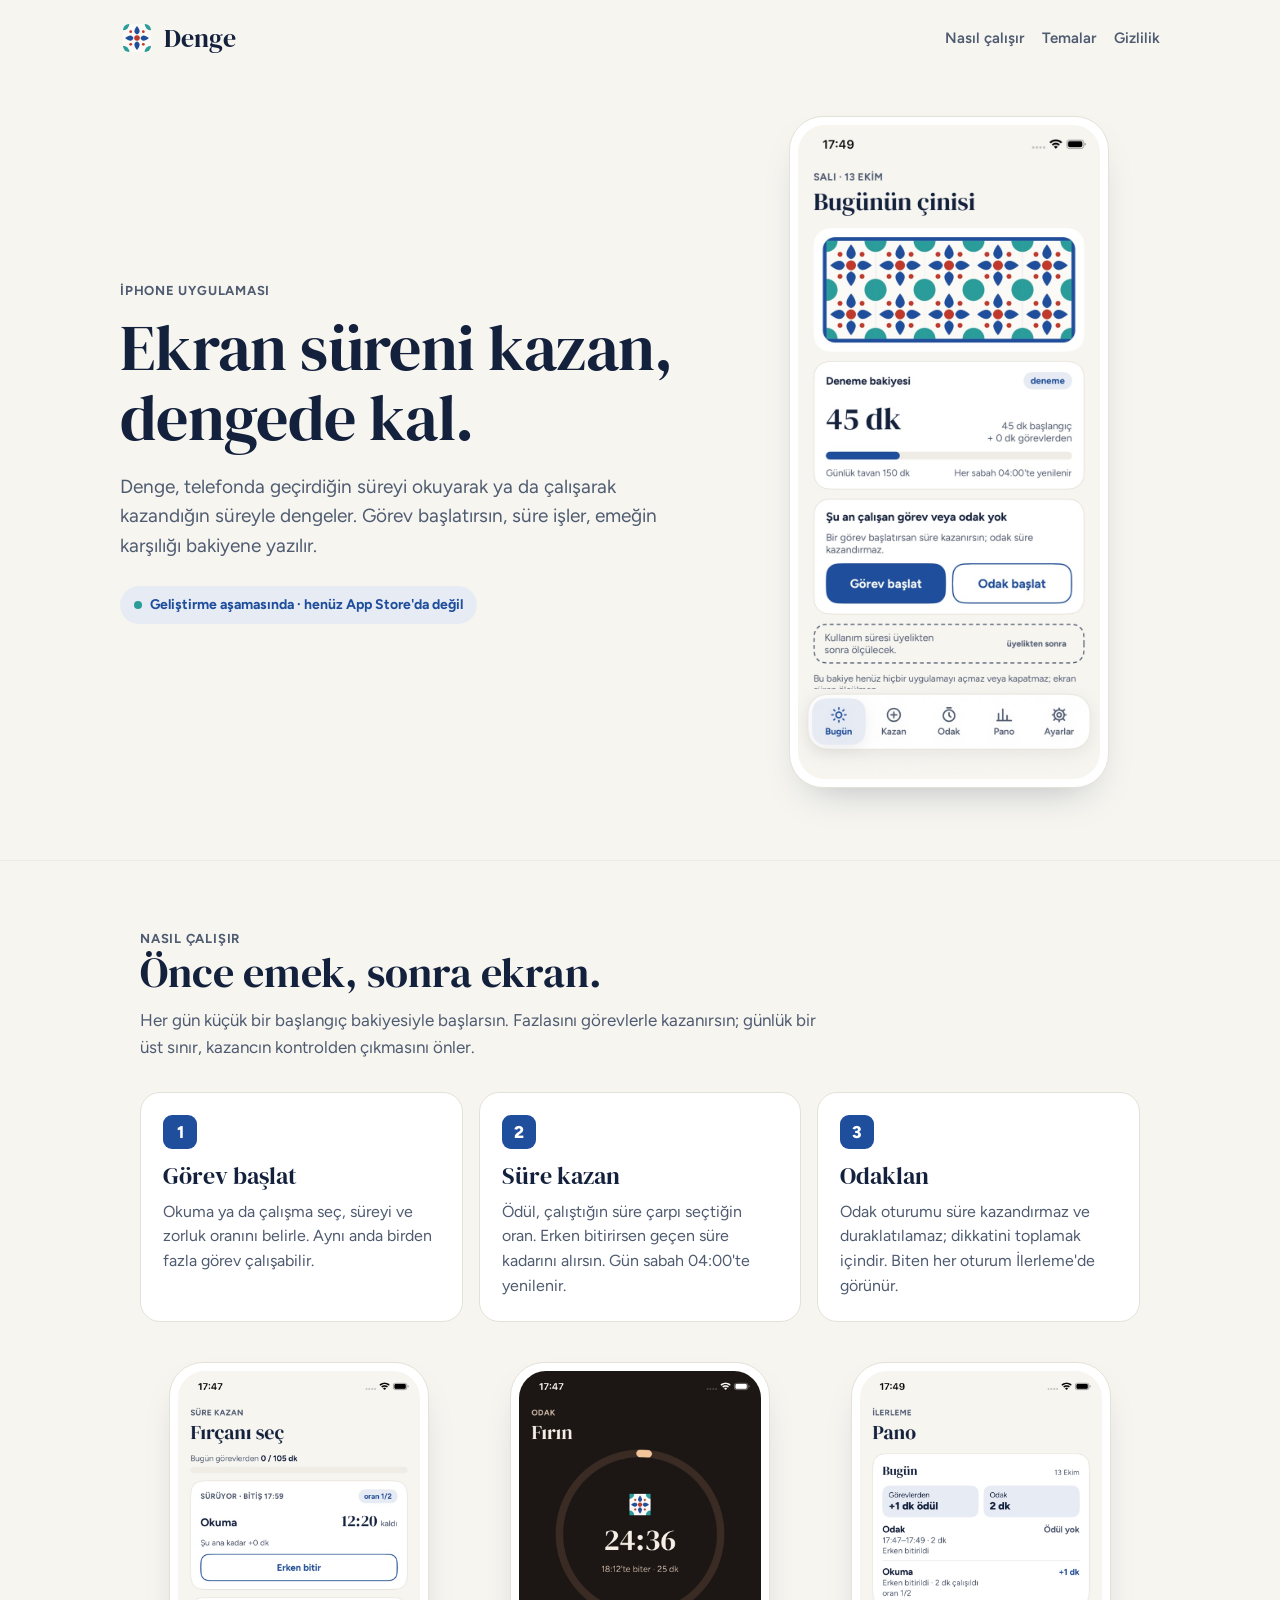
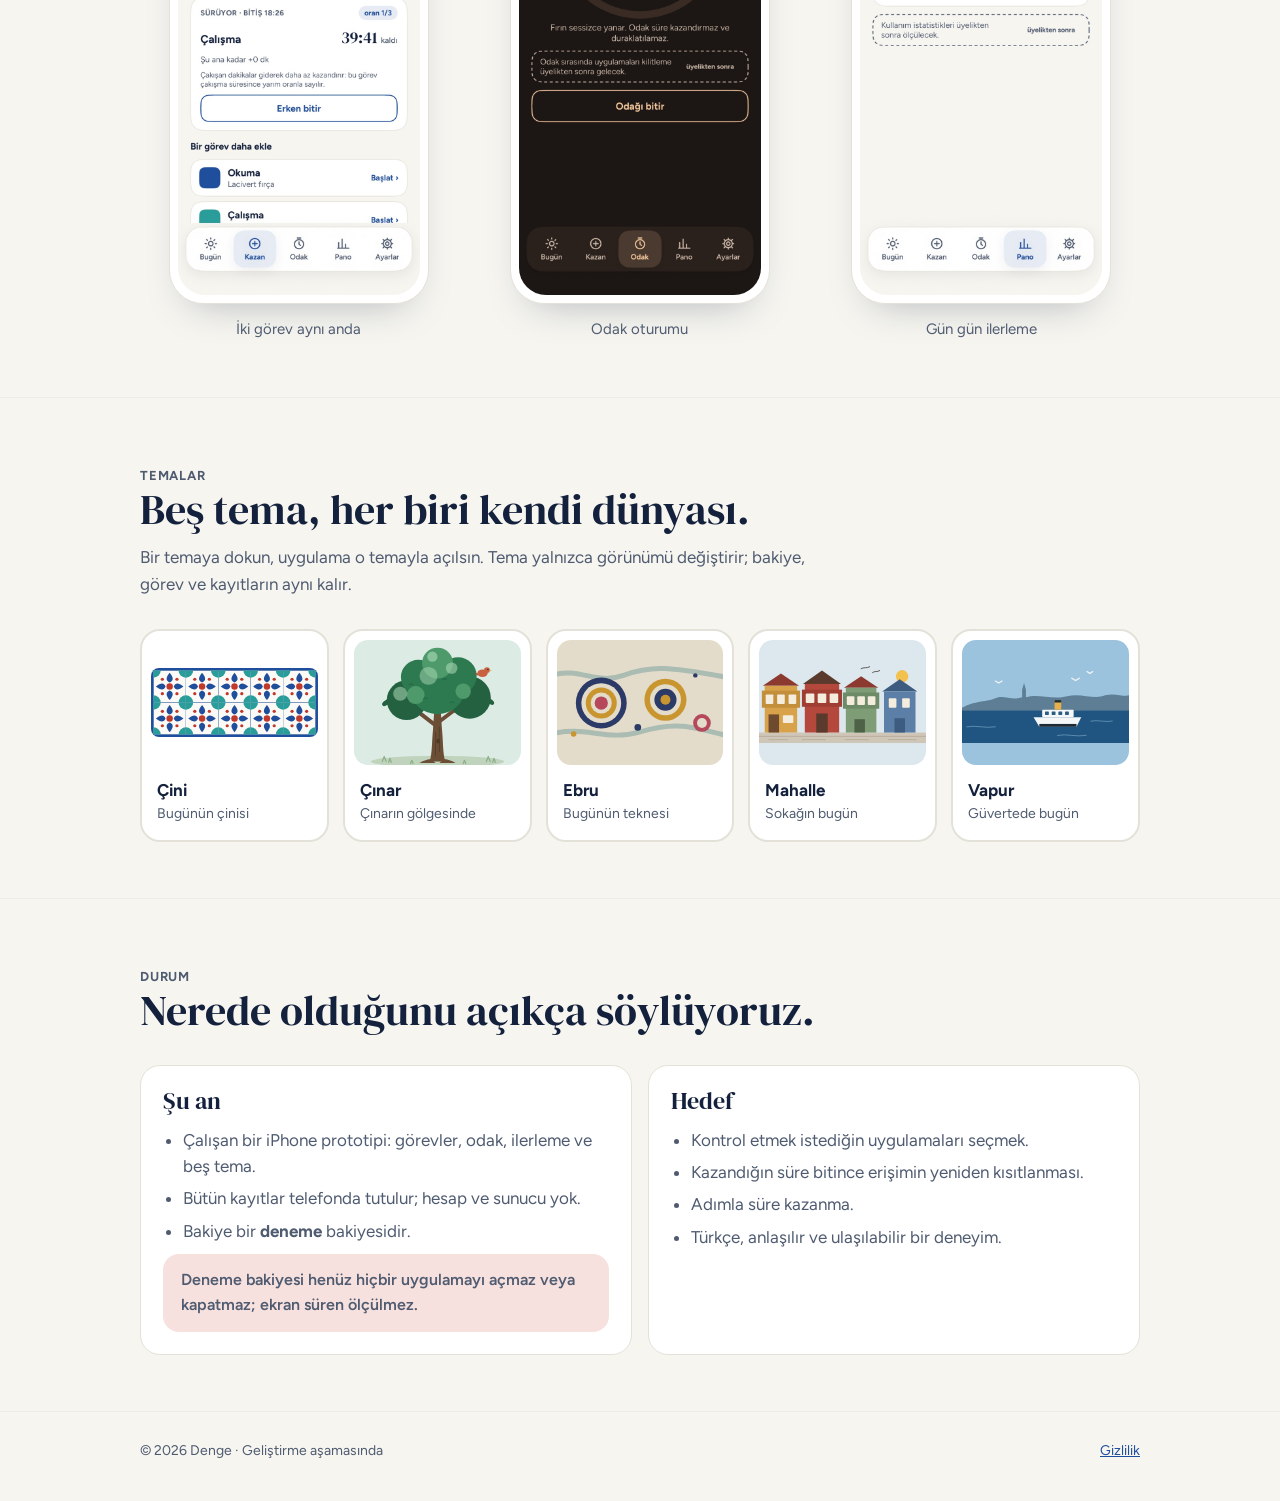
<file: index.html>
<!doctype html>
<html lang="tr">
<head>
  <meta charset="utf-8">
  <script>document.documentElement.classList.add("js")</script>
  <meta name="viewport" content="width=device-width, initial-scale=1">
  <title>Denge — ekran süreni kazan</title>
  <meta name="description" content="Denge, telefonda geçirdiğin süreyi okuyarak ve çalışarak kazandığın süreyle dengeleyen bir iPhone uygulaması. Geliştirme aşamasında.">
  <meta property="og:title" content="Denge — ekran süreni kazan">
  <meta property="og:description" content="Okuyarak ve çalışarak ekran süresi kazandıran iPhone uygulaması. Geliştirme aşamasında.">
  <meta name="theme-color" content="#F6F5F0">
  <link rel="icon" href="img/theme-glyph-cini.svg" type="image/svg+xml">
  <link rel="preconnect" href="https://fonts.googleapis.com">
  <link rel="preconnect" href="https://fonts.gstatic.com" crossorigin>
  <link href="https://fonts.googleapis.com/css2?family=Archivo:wght@800&family=Baloo+2:wght@800&family=Bricolage+Grotesque:opsz,wght@96,800&family=DM+Serif+Display&family=Figtree:wght@400;600;700;800&family=Fraunces:wght@600&display=swap" rel="stylesheet">
  <link rel="stylesheet" href="style.css?v=fabb59a4">
</head>
<body>
  <header class="wrap top">
    <a class="brand" href="./"><img src="img/theme-glyph-cini.svg" alt="">Denge</a>
    <nav aria-label="Sayfa içi">
      <a href="#nasil">Nasıl çalışır</a>
      <a href="#temalar">Temalar</a>
      <a href="gizlilik.html">Gizlilik</a>
    </nav>
  </header>

  <main>
    <div class="wrap hero">
      <div>
        <p class="kicker">iPhone uygulaması</p>
        <h1>Ekran süreni kazan, dengede kal.</h1>
        <p class="lead">Denge, telefonda geçirdiğin süreyi okuyarak ya da çalışarak kazandığın süreyle
          dengeler. Görev başlatırsın, süre işler, emeğin karşılığı bakiyene yazılır.</p>
        <span class="pill">Geliştirme aşamasında · henüz App Store'da değil</span>
      </div>
      <div class="phone">
        <img src="img/cini-1-Bugun.jpg" width="739" height="1600"
             alt="Denge'nin Bugün ekranı: Çini deseni, 45 dakikalık deneme bakiyesi ve görev başlatma düğmeleri">
      </div>
    </div>

    <section id="nasil">
      <div class="wrap">
        <div class="section-head">
          <p class="kicker">Nasıl çalışır</p>
          <h2>Önce emek, sonra ekran.</h2>
          <p>Her gün küçük bir başlangıç bakiyesiyle başlarsın. Fazlasını görevlerle kazanırsın;
            günlük bir üst sınır, kazancın kontrolden çıkmasını önler.</p>
        </div>

        <div class="steps">
          <div class="card">
            <span class="num">1</span>
            <h3>Görev başlat</h3>
            <p>Okuma ya da çalışma seç, süreyi ve zorluk oranını belirle. Aynı anda birden fazla görev
              çalışabilir.</p>
          </div>
          <div class="card">
            <span class="num">2</span>
            <h3>Süre kazan</h3>
            <p>Ödül, çalıştığın süre çarpı seçtiğin oran. Erken bitirirsen geçen süre kadarını alırsın.
              Gün sabah 04:00'te yenilenir.</p>
          </div>
          <div class="card">
            <span class="num">3</span>
            <h3>Odaklan</h3>
            <p>Odak oturumu süre kazandırmaz ve duraklatılamaz; dikkatini toplamak içindir. Biten her
              oturum İlerleme'de görünür.</p>
          </div>
        </div>

        <div class="shots">
          <figure>
            <div class="phone"><img src="img/cini-7-KazanIki.jpg" width="739" height="1600" loading="lazy"
              alt="Süre Kazan ekranı: aynı anda çalışan iki görev ve kalan süreleri"></div>
            <figcaption>İki görev aynı anda</figcaption>
          </figure>
          <figure>
            <div class="phone"><img src="img/cini-8-OdakSuruyor.jpg" width="739" height="1600" loading="lazy"
              alt="Odak ekranı: koyu zeminde geri sayan halka"></div>
            <figcaption>Odak oturumu</figcaption>
          </figure>
          <figure>
            <div class="phone"><img src="img/cini-10-Ilerleme.jpg" width="739" height="1600" loading="lazy"
              alt="İlerleme ekranı: bugünün görev ödülü ve odak süresi ayrı ayrı"></div>
            <figcaption>Gün gün ilerleme</figcaption>
          </figure>
        </div>
      </div>
    </section>

    <section id="temalar">
      <div class="wrap">
        <div class="section-head">
          <p class="kicker">Temalar</p>
          <h2>Beş tema, her biri kendi dünyası.</h2>
          <p>Bir temaya dokun, uygulama o temayla açılsın. Tema yalnızca görünümü değiştirir; bakiye, görev ve
            kayıtların aynı kalır.</p>
        </div>
        <div class="themes" id="tema-kartlar">
          <button class="theme" type="button" data-theme="cini" aria-controls="tema-sahne" aria-expanded="false">
            <span class="art" style="background:#FFFFFF"><img src="img/theme-hero-cini.svg" alt="" loading="lazy"></span>
            <strong>Çini</strong><span class="sub">Bugünün çinisi</span>
          </button>
          <button class="theme" type="button" data-theme="cinar" aria-controls="tema-sahne" aria-expanded="false">
            <span class="art" style="background:#DCEBE4"><img src="img/theme-hero-cinar.svg" alt="" loading="lazy"></span>
            <strong>Çınar</strong><span class="sub">Çınarın gölgesinde</span>
          </button>
          <button class="theme" type="button" data-theme="ebru" aria-controls="tema-sahne" aria-expanded="false">
            <span class="art" style="background:#E4DCCB"><img src="img/theme-hero-ebru.svg" alt="" loading="lazy"></span>
            <strong>Ebru</strong><span class="sub">Bugünün teknesi</span>
          </button>
          <button class="theme" type="button" data-theme="mahalle" aria-controls="tema-sahne" aria-expanded="false">
            <span class="art" style="background:#DCE8EE"><img src="img/theme-hero-mahalle.svg" alt="" loading="lazy"></span>
            <strong>Mahalle</strong><span class="sub">Sokağın bugün</span>
          </button>
          <button class="theme" type="button" data-theme="vapur" aria-controls="tema-sahne" aria-expanded="false">
            <span class="art" style="background:#9CC3DE"><img src="img/theme-hero-vapur.svg" alt="" loading="lazy"></span>
            <strong>Vapur</strong><span class="sub">Güvertede bugün</span>
          </button>
        </div>

        <div class="stage" id="tema-sahne" data-theme="cini" role="region" aria-label="Seçili tema">
          <div class="stage-bar">
            <button class="stage-back" type="button">← Tüm temalar</button>
            <div class="stage-arrows">
              <button class="stage-prev" type="button" aria-label="Önceki tema">‹</button>
              <button class="stage-next" type="button" aria-label="Sonraki tema">›</button>
            </div>
          </div>
          <div class="stage-text">
            <p class="stage-kicker">Tema</p>
            <h3 class="stage-title" tabindex="-1">Çini</h3>
            <dl class="stage-names">
              <div><dt>Bugün</dt><dd data-key="today">Bugünün çinisi</dd></div>
              <div><dt>Kazan</dt><dd data-key="earn">Fırçanı seç</dd></div>
              <div><dt>Odak</dt><dd data-key="focus">Fırın</dd></div>
              <div><dt>İlerleme</dt><dd data-key="progress">Pano</dd></div>
            </dl>
          </div>
          <div class="phone stage-phone">
            <div class="screens">
              <img src="img/cini-1-Bugun.jpg" width="739" height="1600" loading="lazy" data-theme="cini" class="active"
                   alt="Çini temasında Denge'nin Bugün ekranı: “Bugünün çinisi” başlığı, tema çizimi ve deneme bakiyesi">
              <img src="img/cinar-1-Bugun.jpg" width="739" height="1600" loading="lazy" data-theme="cinar"
                   alt="Çınar temasında Denge'nin Bugün ekranı: “Çınarın gölgesinde” başlığı, tema çizimi ve deneme bakiyesi">
              <img src="img/ebru-1-Bugun.jpg" width="739" height="1600" loading="lazy" data-theme="ebru"
                   alt="Ebru temasında Denge'nin Bugün ekranı: “Bugünün teknesi” başlığı, tema çizimi ve deneme bakiyesi">
              <img src="img/mahalle-1-Bugun.jpg" width="739" height="1600" loading="lazy" data-theme="mahalle"
                   alt="Mahalle temasında Denge'nin Bugün ekranı: “Sokağın bugün” başlığı, tema çizimi ve deneme bakiyesi">
              <img src="img/vapur-1-Bugun.jpg" width="739" height="1600" loading="lazy" data-theme="vapur"
                   alt="Vapur temasında Denge'nin Bugün ekranı: “Güvertede bugün” başlığı, tema çizimi ve deneme bakiyesi">
            </div>
          </div>
        </div>
      </div>
    </section>

    <section id="durum">
      <div class="wrap">
        <div class="section-head">
          <p class="kicker">Durum</p>
          <h2>Nerede olduğunu açıkça söylüyoruz.</h2>
        </div>
        <div class="status">
          <div class="card">
            <h3>Şu an</h3>
            <ul>
              <li>Çalışan bir iPhone prototipi: görevler, odak, ilerleme ve beş tema.</li>
              <li>Bütün kayıtlar telefonda tutulur; hesap ve sunucu yok.</li>
              <li>Bakiye bir <strong>deneme</strong> bakiyesidir.</li>
            </ul>
            <p class="note">Deneme bakiyesi henüz hiçbir uygulamayı açmaz veya kapatmaz; ekran süren ölçülmez.</p>
          </div>
          <div class="card">
            <h3>Hedef</h3>
            <ul>
              <li>Kontrol etmek istediğin uygulamaları seçmek.</li>
              <li>Kazandığın süre bitince erişimin yeniden kısıtlanması.</li>
              <li>Adımla süre kazanma.</li>
              <li>Türkçe, anlaşılır ve ulaşılabilir bir deneyim.</li>
            </ul>
          </div>
        </div>
      </div>
    </section>
  </main>

  <footer>
    <div class="wrap">
      <span>© 2026 Denge · Geliştirme aşamasında</span>
      <a href="gizlilik.html">Gizlilik</a>
    </div>
  </footer>
  <script src="temalar.js?v=fabb59a4" defer></script>
</body>
</html>
</file>
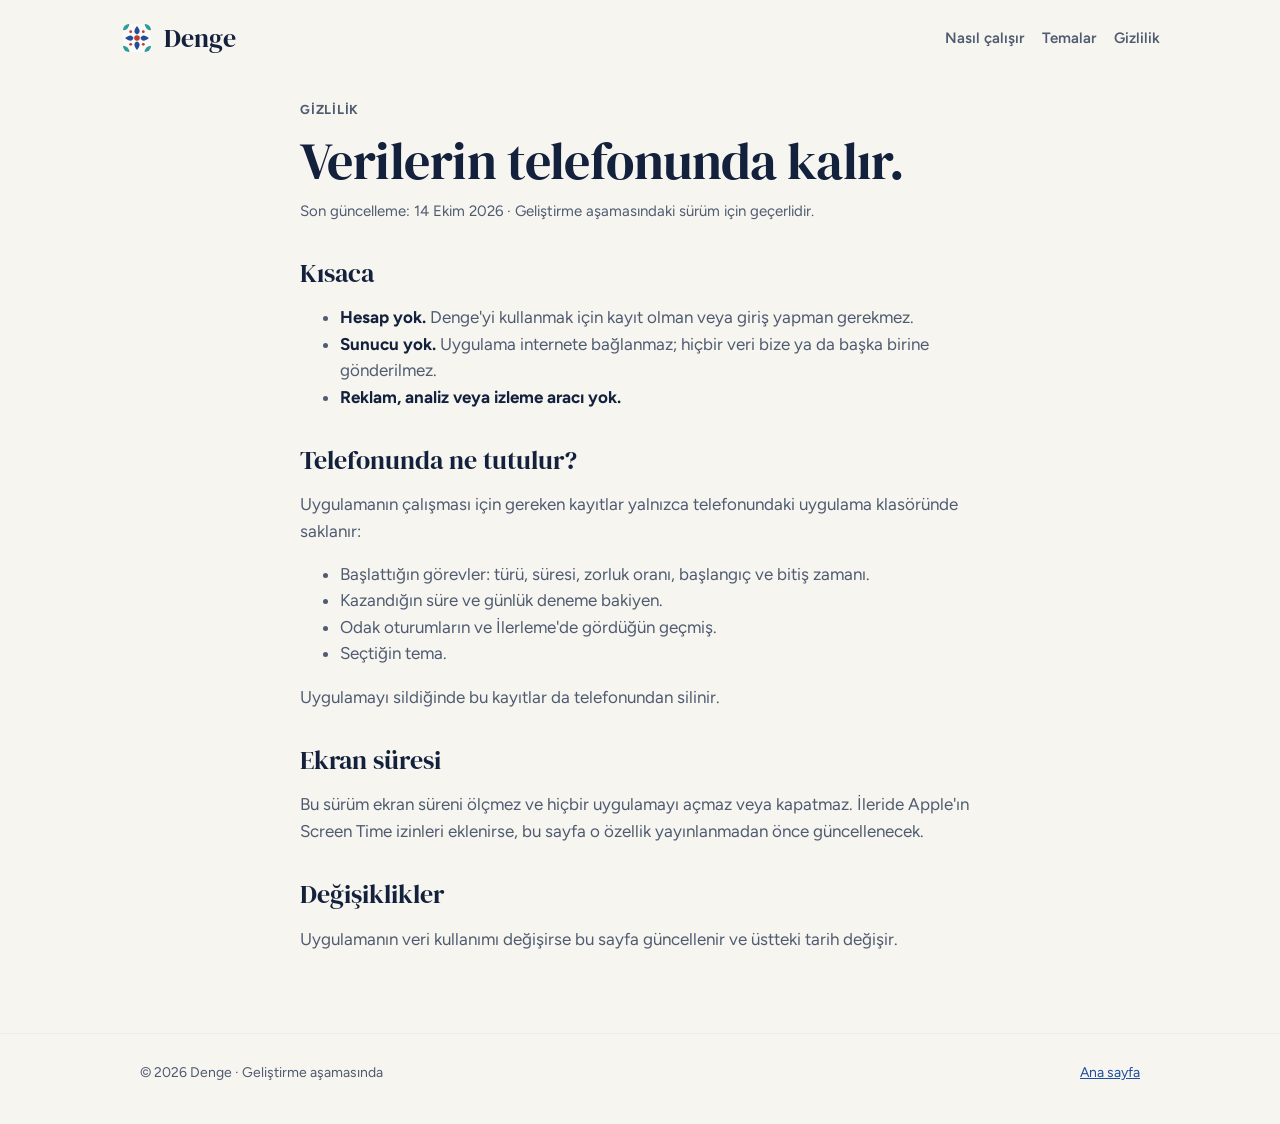
<file: gizlilik.html>
<!doctype html>
<html lang="tr">
<head>
  <meta charset="utf-8">
  <meta name="viewport" content="width=device-width, initial-scale=1">
  <title>Denge Gizlilik</title>
  <meta name="description" content="Denge iPhone uygulamasının geliştirme aşamasındaki gizlilik açıklaması.">
  <meta name="theme-color" content="#F6F5F0">
  <link rel="icon" href="img/theme-glyph-cini.svg" type="image/svg+xml">
  <link rel="preconnect" href="https://fonts.googleapis.com">
  <link rel="preconnect" href="https://fonts.gstatic.com" crossorigin>
  <link href="https://fonts.googleapis.com/css2?family=DM+Serif+Display&family=Figtree:wght@400;600;700;800&display=swap" rel="stylesheet">
  <link rel="stylesheet" href="style.css?v=fabb59a4">
</head>
<body>
  <header class="wrap top">
    <a class="brand" href="./"><img src="img/theme-glyph-cini.svg" alt="">Denge</a>
    <nav aria-label="Site">
      <a href="./#nasil">Nasıl çalışır</a>
      <a href="./#temalar">Temalar</a>
      <a href="gizlilik.html" aria-current="page">Gizlilik</a>
    </nav>
  </header>

  <main class="wrap prose">
    <p class="kicker">Gizlilik</p>
    <h1>Verilerin telefonunda kalır.</h1>
    <p class="meta">Son güncelleme: 14 Ekim 2026 · Geliştirme aşamasındaki sürüm için geçerlidir.</p>

    <h2>Kısaca</h2>
    <ul>
      <li><strong>Hesap yok.</strong> Denge'yi kullanmak için kayıt olman veya giriş yapman gerekmez.</li>
      <li><strong>Sunucu yok.</strong> Uygulama internete bağlanmaz; hiçbir veri bize ya da başka birine gönderilmez.</li>
      <li><strong>Reklam, analiz veya izleme aracı yok.</strong></li>
    </ul>

    <h2>Telefonunda ne tutulur?</h2>
    <p>Uygulamanın çalışması için gereken kayıtlar yalnızca telefonundaki uygulama klasöründe saklanır:</p>
    <ul>
      <li>Başlattığın görevler: türü, süresi, zorluk oranı, başlangıç ve bitiş zamanı.</li>
      <li>Kazandığın süre ve günlük deneme bakiyen.</li>
      <li>Odak oturumların ve İlerleme'de gördüğün geçmiş.</li>
      <li>Seçtiğin tema.</li>
    </ul>
    <p>Uygulamayı sildiğinde bu kayıtlar da telefonundan silinir.</p>

    <h2>Ekran süresi</h2>
    <p>Bu sürüm ekran süreni ölçmez ve hiçbir uygulamayı açmaz veya kapatmaz. İleride Apple'ın Screen Time
      izinleri eklenirse, bu sayfa o özellik yayınlanmadan önce güncellenecek.</p>

    <h2>Değişiklikler</h2>
    <p>Uygulamanın veri kullanımı değişirse bu sayfa güncellenir ve üstteki tarih değişir.</p>
  </main>

  <footer>
    <div class="wrap">
      <span>© 2026 Denge · Geliştirme aşamasında</span>
      <a href="./">Ana sayfa</a>
    </div>
  </footer>
</body>
</html>
</file>
<file: style.css>
/* Denge tanıtım sitesi — renkler uygulamanın Çini temasından (ThemeCatalog.swift). */

:root {
  --bg: #F6F5F0;
  --surface: #FFFFFF;
  --border: #E4E2D8;
  --divider: #EEECE4;
  --ink: #14213D;
  --ink2: #4F5B70;
  --accent: #1F4E9C;
  --on-accent: #FFFFFF;
  --soft: #E7ECF4;
  --teal: #2A9D9A;
  --note-ink: #7E241C;
  --note-bg: #F7E1DE;
  --shadow: 0 18px 40px -22px rgba(20, 33, 61, 0.35);
  --display: "DM Serif Display", Georgia, serif;
  --body: "Figtree", -apple-system, "Segoe UI", sans-serif;
}

@media (prefers-color-scheme: dark) {
  :root {
    /* Çini'nin "Fırın" (odak) paleti */
    --bg: #1C1714;
    --surface: #2B211C;
    --border: #4A3A30;
    --divider: #3A2C24;
    --ink: #F7EFE6;
    --ink2: #C9B6A6;
    --accent: #F2C59A;
    --on-accent: #1C1714;
    --soft: #3A2C24;
    --teal: #7FD1CE;
    --note-ink: #F7EFE6;
    --note-bg: #4A3A30;
    --shadow: 0 18px 40px -22px rgba(0, 0, 0, 0.7);
  }
}

* { box-sizing: border-box; }

html { -webkit-text-size-adjust: 100%; }

body {
  margin: 0;
  background: var(--bg);
  color: var(--ink);
  font-family: var(--body);
  font-size: 17px;
  line-height: 1.55;
}

img { max-width: 100%; height: auto; display: block; }

a { color: var(--accent); }

.wrap {
  max-width: 1040px;
  margin: 0 auto;
  padding: 0 20px;
}

/* Üst çubuk */
.top {
  display: flex;
  align-items: center;
  justify-content: space-between;
  gap: 16px;
  padding: 18px 0;
}
.brand {
  display: flex;
  align-items: center;
  gap: 10px;
  color: var(--ink);
  text-decoration: none;
  font-family: var(--display);
  font-size: 26px;
}
.brand img {
  width: 34px;
  height: 34px;
  border-radius: 9px;
  background: #F6F5F0;
  padding: 3px;
}
.top nav { display: flex; gap: 18px; flex-wrap: wrap; }
.top nav a {
  color: var(--ink2);
  text-decoration: none;
  font-weight: 600;
  font-size: 15px;
}
.top nav a:hover { color: var(--ink); }

/* Giriş */
.hero {
  display: grid;
  grid-template-columns: 1.15fr 0.85fr;
  gap: 48px;
  align-items: center;
  padding: 40px 0 72px;
}
.kicker {
  font-size: 13px;
  font-weight: 700;
  letter-spacing: 0.06em;
  text-transform: uppercase;
  color: var(--ink2);
  margin: 0 0 12px;
}
h1, h2, h3 { font-family: var(--display); font-weight: 400; line-height: 1.1; margin: 0; }
h1 { font-size: clamp(40px, 6vw, 64px); letter-spacing: -0.01em; }
h2 { font-size: clamp(30px, 4vw, 42px); }
h3 { font-size: 24px; }
.lead {
  font-size: 19px;
  color: var(--ink2);
  margin: 18px 0 26px;
  max-width: 34em;
}
.pill {
  display: inline-flex;
  align-items: center;
  gap: 8px;
  padding: 8px 14px;
  border-radius: 999px;
  background: var(--soft);
  color: var(--accent);
  font-weight: 700;
  font-size: 14px;
}
.pill::before {
  content: "";
  width: 8px;
  height: 8px;
  border-radius: 50%;
  background: var(--teal);
}

/* Telefon ekran görüntüsü */
.phone {
  border-radius: 34px;
  border: 1px solid var(--border);
  background: var(--surface);
  padding: 8px;
  box-shadow: var(--shadow);
  max-width: 320px;
  margin: 0 auto;
}
.phone img { border-radius: 27px; }

/* Bölümler */
section { padding: 56px 0; border-top: 1px solid var(--divider); }
.section-head { max-width: 40em; margin-bottom: 32px; }
.section-head p { color: var(--ink2); margin: 12px 0 0; }

.steps {
  display: grid;
  grid-template-columns: repeat(3, 1fr);
  gap: 16px;
}
.card {
  background: var(--surface);
  border: 1px solid var(--border);
  border-radius: 20px;
  padding: 22px;
}
.card .num {
  display: inline-grid;
  place-items: center;
  width: 34px;
  height: 34px;
  border-radius: 9px;
  background: var(--accent);
  color: var(--on-accent);
  font-weight: 800;
  margin-bottom: 14px;
}
.card p { color: var(--ink2); margin: 10px 0 0; font-size: 16px; }

.shots {
  display: grid;
  grid-template-columns: repeat(3, 1fr);
  gap: 24px;
  margin-top: 40px;
}
.shots figure { margin: 0; }
.shots .phone { max-width: 260px; }
.shots figcaption {
  text-align: center;
  color: var(--ink2);
  font-size: 15px;
  margin-top: 14px;
}

/* Temalar: kartlar sekme, altta temanın kendi renginde sahne */
.themes {
  display: grid;
  grid-template-columns: repeat(5, 1fr);
  gap: 14px;
}
.theme {
  appearance: none;
  font: inherit;
  color: inherit;
  text-align: left;
  cursor: pointer;
  background: var(--surface);
  border: 2px solid var(--border);
  border-radius: 20px;
  padding: 9px 9px 15px;
  transition: border-color .2s, transform .2s;
}
.theme:hover { transform: translateY(-2px); border-color: var(--accent); }
.themes[hidden] { display: none; }
.theme:focus-visible { outline: 3px solid var(--accent); outline-offset: 3px; }
.theme .art {
  border-radius: 14px;
  aspect-ratio: 4 / 3;
  display: grid;
  place-items: center;
  overflow: hidden;
  margin-bottom: 12px;
}
.theme .art img { width: 100%; height: 100%; object-fit: contain; }
.theme strong { display: block; padding: 0 6px; font-size: 17px; }
.theme .sub { display: block; padding: 0 6px; color: var(--ink2); font-size: 14px; }

/* Sahne renkleri ve yazı tipleri uygulamanın temalarından (ThemeCatalog.swift) */
.stage[data-theme="cini"]    { --s-bg: #F6F5F0; --s-ink: #14213D; --s-ink2: #4F5B70; --s-accent: #1F4E9C; --s-line: #E4E2D8; --s-font: "DM Serif Display", Georgia, serif; --s-weight: 400; }
.stage[data-theme="cinar"]   { --s-bg: #EEF2EA; --s-ink: #15241D; --s-ink2: #4F5D54; --s-accent: #1D4D35; --s-line: #DCE5D8; --s-font: "Bricolage Grotesque", sans-serif; --s-weight: 800; }
.stage[data-theme="ebru"]    { --s-bg: #F3EEE4; --s-ink: #22223A; --s-ink2: #56536A; --s-accent: #2B3A67; --s-line: #DCD2BF; --s-font: "Fraunces", Georgia, serif; --s-weight: 600; }
.stage[data-theme="mahalle"] { --s-bg: #F2EEE6; --s-ink: #23201D; --s-ink2: #57514B; --s-accent: #8C3A2F; --s-line: #E5DDD0; --s-font: "Baloo 2", sans-serif; --s-weight: 800; }
.stage[data-theme="vapur"]   { --s-bg: #0F2B45; --s-ink: #EEF4F8; --s-ink2: #B4C7D6; --s-accent: #F0C46E; --s-line: #24507A; --s-font: "Archivo", sans-serif; --s-weight: 800; }

.stage {
  display: grid;
  grid-template-columns: minmax(0, 1fr) minmax(0, 320px);
  grid-template-areas: "bar bar" "text phone";
  gap: 28px 40px;
  align-items: center;
  padding: 24px 48px 44px;
  border-radius: 28px;
  background: var(--s-bg);
  color: var(--s-ink);
  border: 1px solid var(--s-line);
  transition: background-color .45s ease, color .45s ease, border-color .45s ease;
}
/* JS varken sahne yalnızca bir tema açılınca görünür */
.js .stage:not(.open) { display: none; }
.stage.open { animation: stage-in .35s ease both; }
@keyframes stage-in { from { opacity: 0; transform: translateY(8px); } to { opacity: 1; transform: none; } }

.stage-bar {
  grid-area: bar;
  display: flex;
  justify-content: space-between;
  align-items: center;
  gap: 12px;
}
.stage-bar button {
  appearance: none;
  font: inherit;
  font-weight: 700;
  cursor: pointer;
  color: var(--s-ink);
  background: transparent;
  border: 1.5px solid var(--s-line);
  border-radius: 999px;
  min-height: 44px;
  padding: 0 18px;
  transition: border-color .2s, background-color .2s;
}
.stage-bar button:hover { border-color: var(--s-accent); }
.stage-bar button:focus-visible, .stage-title:focus-visible { outline: 3px solid var(--s-accent); outline-offset: 3px; }
.stage-arrows { display: flex; gap: 8px; }
.stage-arrows button { width: 44px; padding: 0; font-size: 22px; line-height: 1; }
.stage-text { grid-area: text; }
.stage-title:focus { outline: none; }

.stage-kicker {
  margin: 0 0 6px;
  font-size: 13px;
  font-weight: 700;
  letter-spacing: 0.06em;
  text-transform: uppercase;
  color: var(--s-ink2);
}
.stage-title {
  font-family: var(--s-font);
  font-weight: var(--s-weight);
  font-size: clamp(40px, 5vw, 60px);
  color: var(--s-ink);
}
.stage-names { margin: 24px 0 0; display: grid; gap: 0; max-width: 26em; }
.stage-names div {
  display: flex;
  justify-content: space-between;
  gap: 16px;
  padding: 11px 0;
  border-top: 1px solid var(--s-line);
}
.stage-names dt { color: var(--s-ink2); font-weight: 600; }
.stage-names dd { margin: 0; font-weight: 700; color: var(--s-accent); text-align: right; }
.stage-phone { grid-area: phone; max-width: 300px; width: 100%; }
.screens { position: relative; aspect-ratio: 739 / 1600; border-radius: 27px; overflow: hidden; }
.screens img {
  position: absolute;
  inset: 0;
  width: 100%;
  height: 100%;
  border-radius: 27px;
  opacity: 0;
  transition: opacity .4s ease;
}
.screens img.active { opacity: 1; }

@media (prefers-reduced-motion: reduce) {
  .theme, .stage, .screens img { transition: none; }
  .stage.open { animation: none; }
  .theme:hover { transform: none; }
}

/* Durum */
.status {
  display: grid;
  grid-template-columns: 1fr 1fr;
  gap: 16px;
}
.status ul { margin: 12px 0 0; padding-left: 20px; color: var(--ink2); }
.status li { margin: 6px 0; }
.note {
  background: var(--note-bg);
  color: var(--note-ink);
  border-radius: 16px;
  padding: 14px 18px;
  font-weight: 600;
  margin-top: 16px;
}

/* Metin sayfası (gizlilik) */
.prose { max-width: 40em; padding: 24px 0 64px; }
.prose h1 { font-size: clamp(36px, 5vw, 52px); }
.prose h2 { font-size: 26px; margin-top: 36px; }
.prose p, .prose li { color: var(--ink2); }
.prose strong { color: var(--ink); }
.prose .meta { color: var(--ink2); font-size: 15px; margin-top: 10px; }

/* Alt bilgi */
footer {
  border-top: 1px solid var(--divider);
  padding: 28px 0 40px;
  color: var(--ink2);
  font-size: 14px;
}
footer .wrap { display: flex; justify-content: space-between; gap: 16px; flex-wrap: wrap; }

/* Grid öğeleri içerikleri (büyük ekran görüntüleri) yüzünden sütunu genişletmesin. */
.hero > *, .steps > *, .shots > *, .themes > *, .status > *, .stage > * { min-width: 0; }

/* Dar ekranlar */
@media (max-width: 860px) {
  .hero { grid-template-columns: minmax(0, 1fr); gap: 36px; padding-top: 24px; }
  .steps, .status { grid-template-columns: minmax(0, 1fr); }
  .themes { grid-template-columns: repeat(2, minmax(0, 1fr)); gap: 10px; }
  .theme:last-child:nth-child(odd) { grid-column: 1 / -1; }
  .theme:last-child:nth-child(odd) .art { aspect-ratio: 2.2; }
  .shots { grid-template-columns: minmax(0, 1fr); }
  /* Telefonda sıra: çubuk, başlık, telefon, ekran adları */
  .stage { grid-template-columns: minmax(0, 1fr); grid-template-areas: none; gap: 18px; padding: 16px 18px 28px; }
  .stage-bar, .stage-phone { grid-area: auto; }
  .stage-text { display: contents; }
  .stage-bar { order: 0; }
  .stage-kicker { order: 1; margin: 6px 0 -14px; }
  .stage-title { order: 2; }
  .stage-phone { order: 3; margin: 0 auto; }
  .stage-names { order: 4; margin: 0; max-width: none; }
}
@media (max-width: 480px) {
  body { font-size: 16px; }
  .wrap { padding: 0 16px; }
  .top nav { gap: 12px; }
  .top nav a { font-size: 14px; }
  .themes { gap: 8px; }
  .theme .sub { font-size: 13px; }
  .stage-bar button { padding: 0 14px; }
}
</file>
